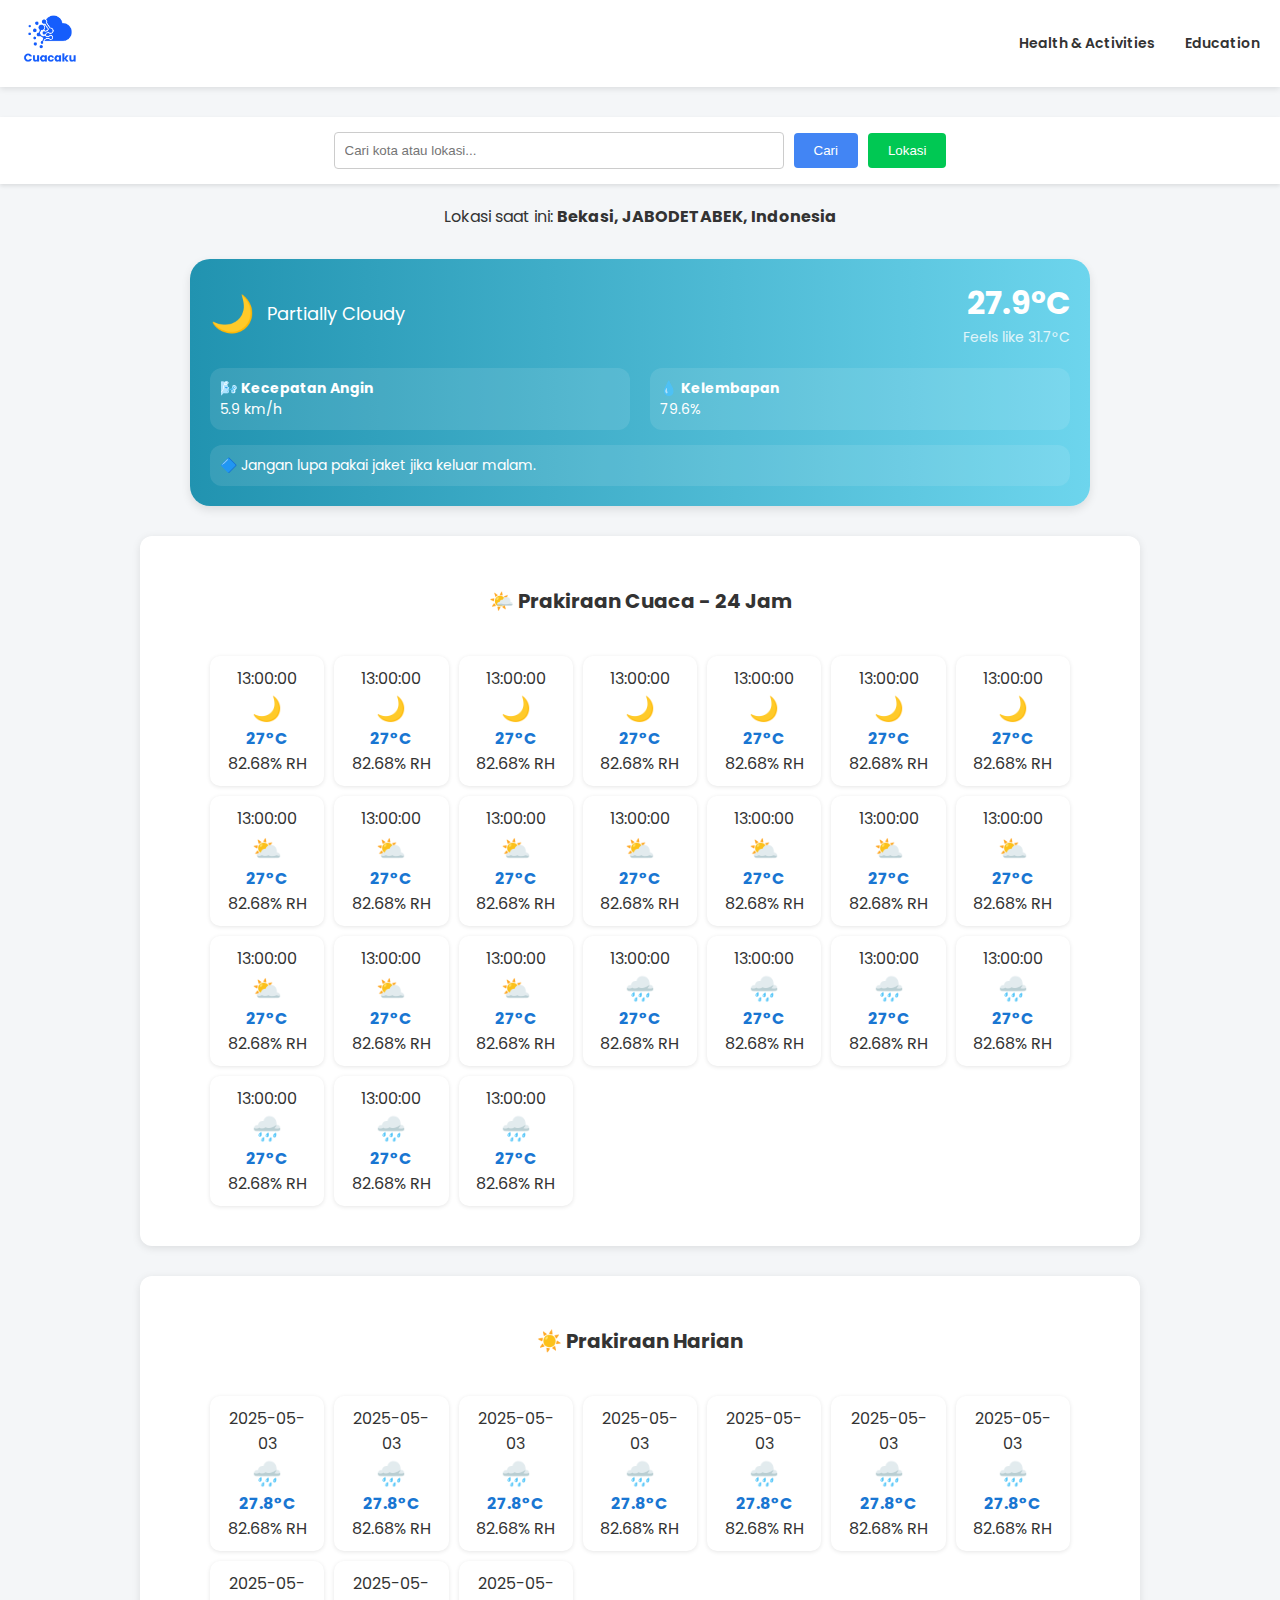
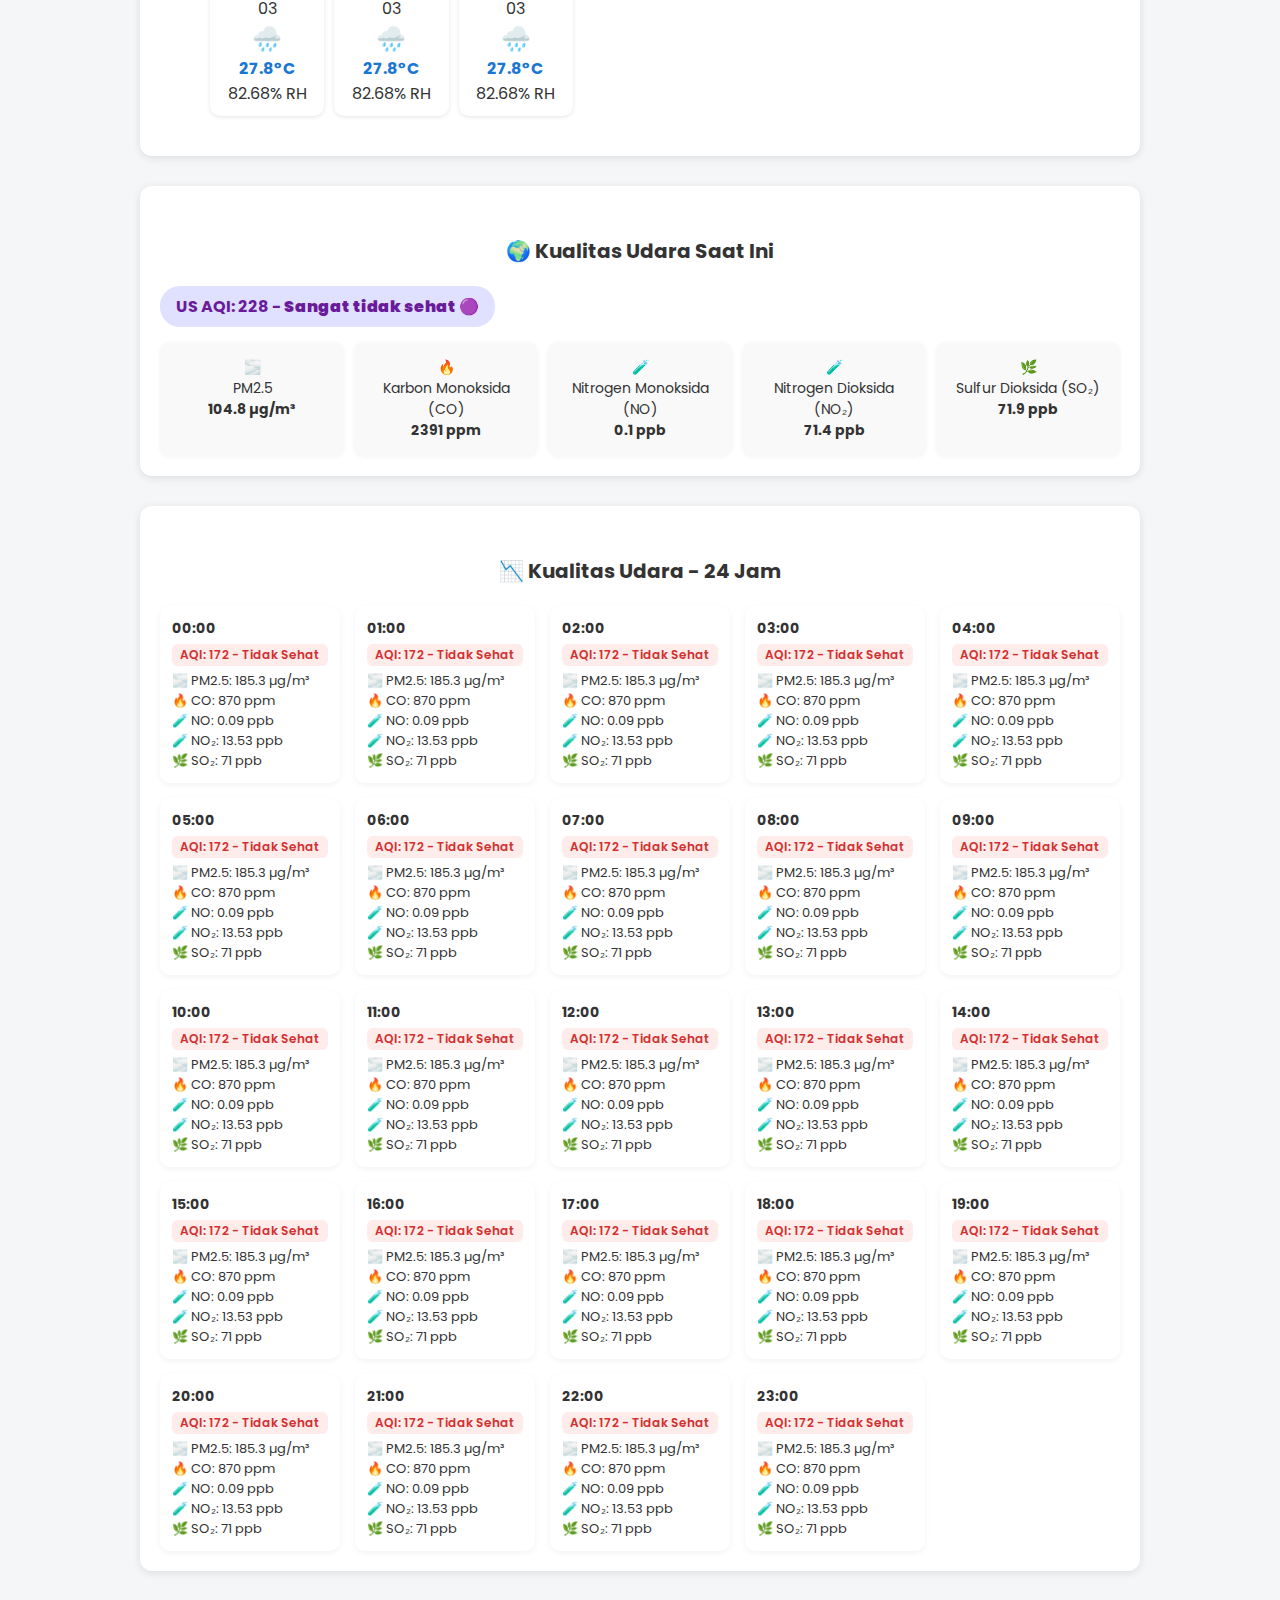
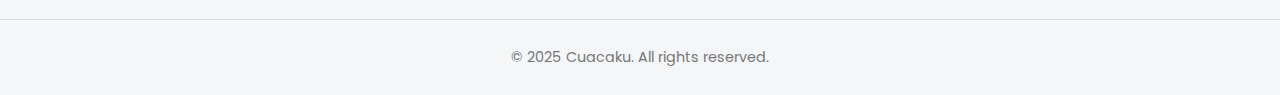
<file: index.html>
<!DOCTYPE html>
<html lang="id">
<head>
  <meta charset="UTF-8">
  <meta name="viewport" content="width=device-width, initial-scale=1.0">
  <title>Cuacaku - Perkiraan Cuaca dan Udara</title>
  <link href="https://fonts.googleapis.com/css2?family=Poppins:wght@400;600&display=swap" rel="stylesheet">
  <link rel="stylesheet" href="css/style.css">
  <link rel="stylesheet" href="css/main.css">
</head>
<body>
  <nav class="navbar">
    <div class="navbar-left">
      <a href="./index.html" class="navbar-logo">
        <img src="./assets/logo.png" alt="Cuacaku" />
      </a>
    </div>
    <div class="navbar-toggle" id="navbar-toggle">&#9776;</div>
    <div class="navbar-right" id="navbar-menu">
      <a href="./recommendation.html">Health & Activities</a>
      <a href="./education.html">Education</a>
    </div>
  </nav>

  <div class="search-container">
    <input type="text" placeholder="Cari kota atau lokasi...">
    <button class="search-btn">Cari</button>
    <button class="location-btn">Lokasi</button>
  </div>

  <div class="location-text">
    Lokasi saat ini: <strong>Bekasi, JABODETABEK, Indonesia</strong>
  </div>

  <div class="weather-card">
    <div class="weather-main">
      <div class="weather-left">
        <div class="weather-icon">🌙</div>
        <div class="weather-desc">Partially Cloudy</div>
      </div>
      <div class="weather-temp">
        <div class="temp-value">27.9°C</div>
        <div class="temp-feels">Feels like 31.7°C</div>
      </div>
    </div>
    <div class="weather-details">
      <div class="detail-box">
        🌬️ <strong>Kecepatan Angin</strong><br>
        5.9 km/h
      </div>
      <div class="detail-box">
        💧 <strong>Kelembapan</strong><br>
        79.6%
      </div>
    </div>
    <div class="weather-note">
      🔷 Jangan lupa pakai jaket jika keluar malam.
    </div>
  </div>

  <div class="section-box">
    <h2 class="forecast-title">🌤️ Prakiraan Cuaca - 24 Jam</h2>
    <div class="forecast-grid" id="forecastGrid"></div>      
  </div>

  <div class="section-box">
    <h2 class="forecast-title">☀️ Prakiraan Harian</h2>
    <div class="forecast-grid" id="dailyForecastGrid"></div>
  </div>

  <div class="section-box">
    <h2 class="forecast-title">🌍 Kualitas Udara Saat Ini</h2>
    <div class="air-quality-summary">
      <span class="aqi-badge">US AQI: 228 - <strong>Sangat tidak sehat</strong> 🟣</span>
    </div>
    <div class="air-quality-grid">
      <div class="pollutant-box">🌫️<br>PM2.5<br><strong>104.8 µg/m³</strong></div>
      <div class="pollutant-box">🔥<br>Karbon Monoksida (CO)<br><strong>2391 ppm</strong></div>
      <div class="pollutant-box">🧪<br>Nitrogen Monoksida (NO)<br><strong>0.1 ppb</strong></div>
      <div class="pollutant-box">🧪<br>Nitrogen Dioksida (NO₂)<br><strong>71.4 ppb</strong></div>
      <div class="pollutant-box">🌿<br>Sulfur Dioksida (SO₂)<br><strong>71.9 ppb</strong></div>
    </div>
  </div>

  <div class="section-box">
    <h2 class="forecast-title">📉 Kualitas Udara - 24 Jam</h2>
    <div class="air-hourly-grid" id="airHourlyGrid"></div>
  </div>

  <footer class="simple-footer">
    <p>&copy; 2025 Cuacaku. All rights reserved.</p>
  </footer>
  <script src="js/script.js"></script>
</body>
</html>
</file>
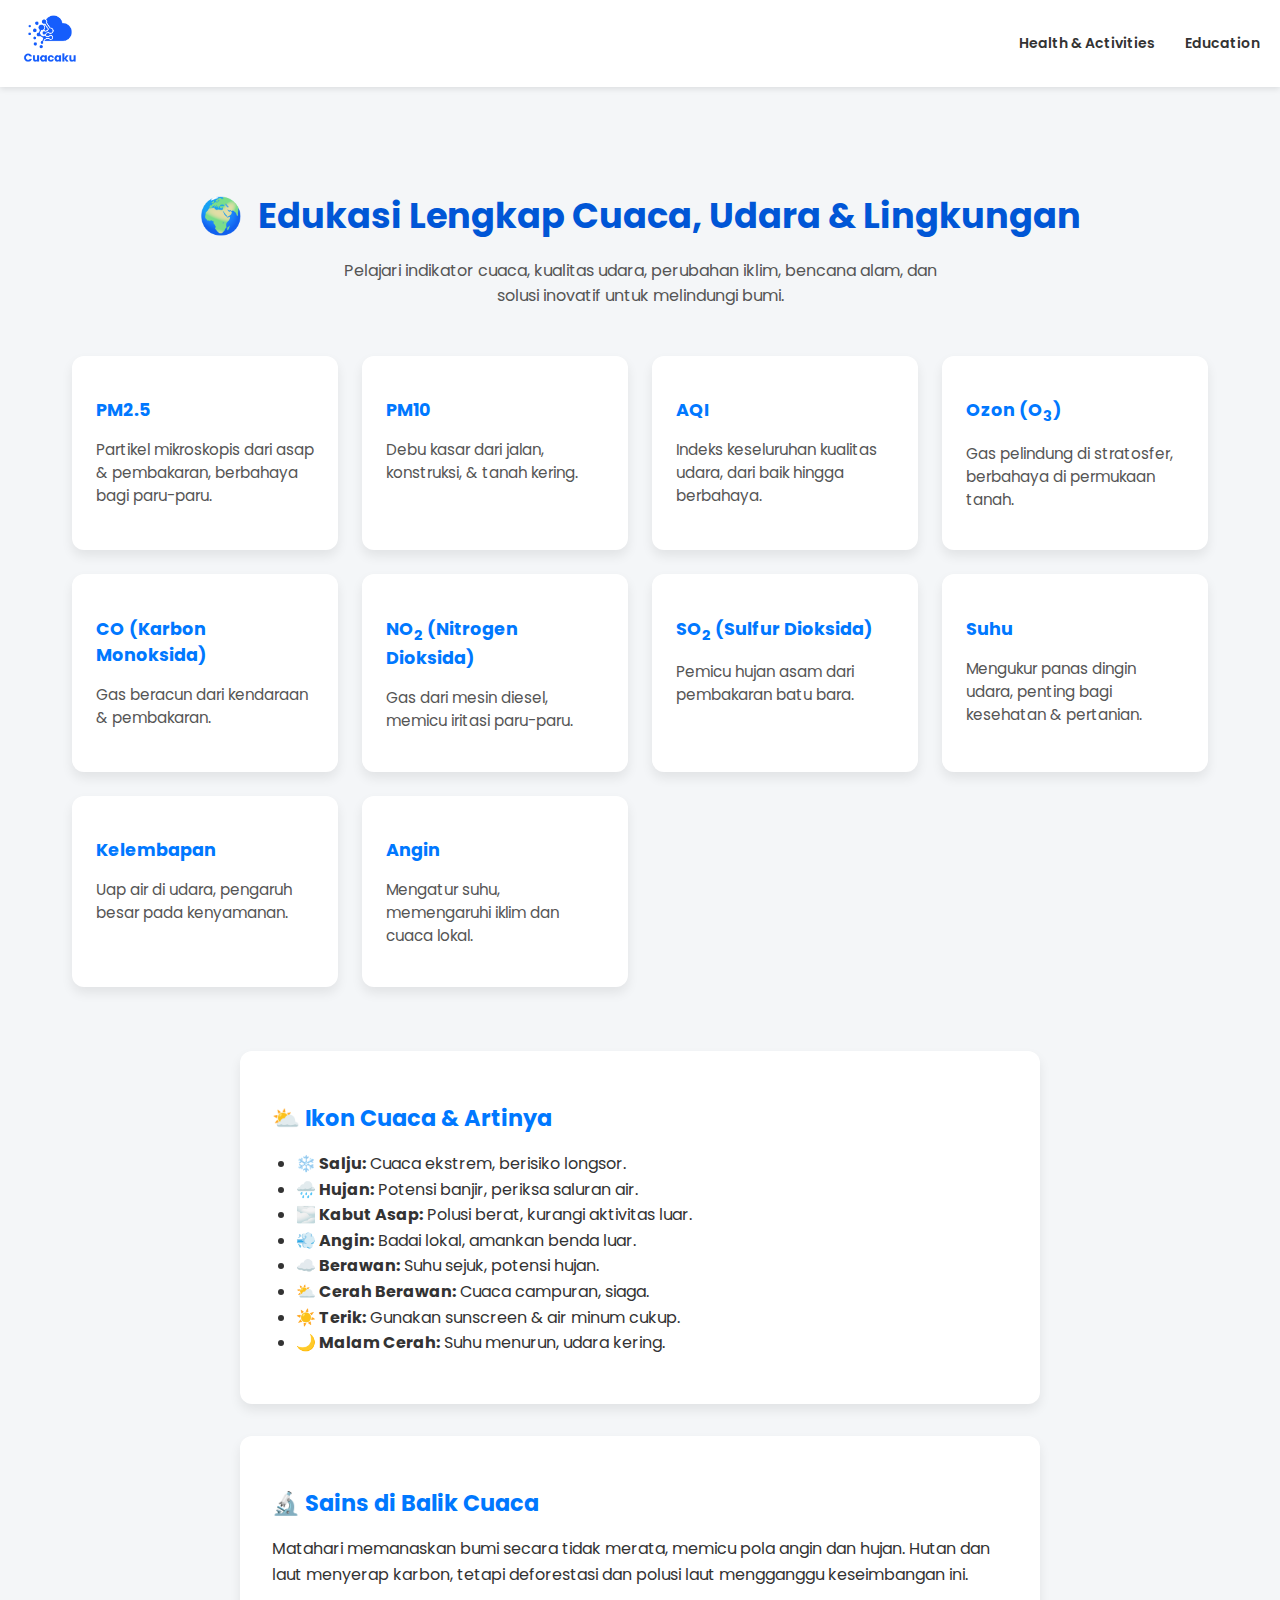
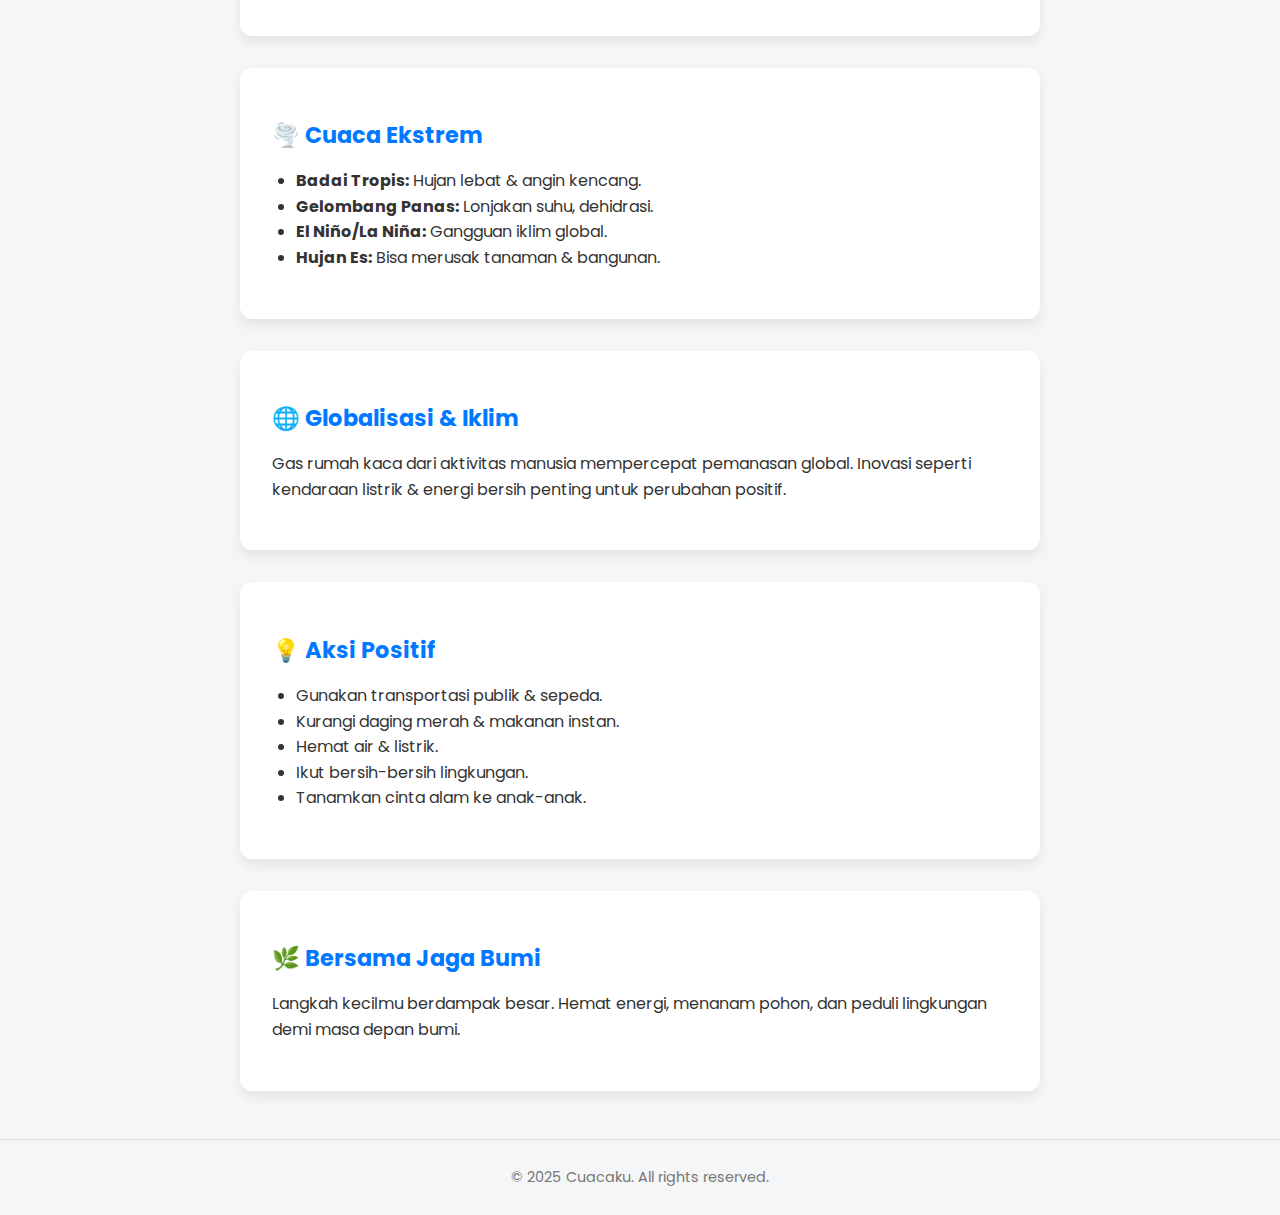
<file: education.html>
<!DOCTYPE html>
<html lang="id">
<head>
  <meta charset="UTF-8" />
  <meta name="viewport" content="width=device-width, initial-scale=1.0"/>
  <title>Cuacaku - Edukasi Cuaca & Udara</title>
  <link href="https://fonts.googleapis.com/css2?family=Poppins:wght@400;600&display=swap" rel="stylesheet" />
  <link rel="stylesheet" href="css/style.css" />
  <link rel="stylesheet" href="css/education.css" />
</head>
<body>
  <nav class="navbar">
    <div class="navbar-left">
      <a href="./main.html" class="navbar-logo">
        <img src="./assets/logo.png" alt="Cuacaku Logo" />
      </a>
    </div>
    <div class="navbar-toggle" id="navbar-toggle">&#9776;</div>
    <div class="navbar-right" id="navbar-menu">
      <a href="./recommendation.html">Health & Activities</a>
      <a href="./education.html" class="active">Education</a>
    </div>
  </nav>

  <header class="header">
    <h1><span class="emoji">🌍</span> Edukasi Lengkap Cuaca, Udara & Lingkungan</h1>
    <p>Pelajari indikator cuaca, kualitas udara, perubahan iklim, bencana alam, dan solusi inovatif untuk melindungi bumi.</p>
  </header>

  <main>
    <section class="grid-container">
      <!-- Card list -->
      <div class="card"><h3>PM2.5</h3><p>Partikel mikroskopis dari asap & pembakaran, berbahaya bagi paru-paru.</p></div>
      <div class="card"><h3>PM10</h3><p>Debu kasar dari jalan, konstruksi, & tanah kering.</p></div>
      <div class="card"><h3>AQI</h3><p>Indeks keseluruhan kualitas udara, dari baik hingga berbahaya.</p></div>
      <div class="card"><h3>Ozon (O<sub>3</sub>)</h3><p>Gas pelindung di stratosfer, berbahaya di permukaan tanah.</p></div>
      <div class="card"><h3>CO (Karbon Monoksida)</h3><p>Gas beracun dari kendaraan & pembakaran.</p></div>
      <div class="card"><h3>NO<sub>2</sub> (Nitrogen Dioksida)</h3><p>Gas dari mesin diesel, memicu iritasi paru-paru.</p></div>
      <div class="card"><h3>SO<sub>2</sub> (Sulfur Dioksida)</h3><p>Pemicu hujan asam dari pembakaran batu bara.</p></div>
      <div class="card"><h3>Suhu</h3><p>Mengukur panas dingin udara, penting bagi kesehatan & pertanian.</p></div>
      <div class="card"><h3>Kelembapan</h3><p>Uap air di udara, pengaruh besar pada kenyamanan.</p></div>
      <div class="card"><h3>Angin</h3><p>Mengatur suhu, memengaruhi iklim dan cuaca lokal.</p></div>
    </section>

    <!-- Informational sections -->
    <section class="info-section">
      <h2>⛅ Ikon Cuaca & Artinya</h2>
      <ul class="bullet">
        <li><b>❄️ Salju:</b> Cuaca ekstrem, berisiko longsor.</li>
        <li><b>🌧️ Hujan:</b> Potensi banjir, periksa saluran air.</li>
        <li><b>🌫️ Kabut Asap:</b> Polusi berat, kurangi aktivitas luar.</li>
        <li><b>💨 Angin:</b> Badai lokal, amankan benda luar.</li>
        <li><b>☁️ Berawan:</b> Suhu sejuk, potensi hujan.</li>
        <li><b>⛅ Cerah Berawan:</b> Cuaca campuran, siaga.</li>
        <li><b>☀️ Terik:</b> Gunakan sunscreen & air minum cukup.</li>
        <li><b>🌙 Malam Cerah:</b> Suhu menurun, udara kering.</li>
      </ul>
    </section>

    <section class="info-section">
      <h2>🔬 Sains di Balik Cuaca</h2>
      <p>Matahari memanaskan bumi secara tidak merata, memicu pola angin dan hujan. Hutan dan laut menyerap karbon, tetapi deforestasi dan polusi laut mengganggu keseimbangan ini.</p>
    </section>

    <section class="info-section">
      <h2>🌪️ Cuaca Ekstrem</h2>
      <ul class="bullet">
        <li><b>Badai Tropis:</b> Hujan lebat & angin kencang.</li>
        <li><b>Gelombang Panas:</b> Lonjakan suhu, dehidrasi.</li>
        <li><b>El Niño/La Niña:</b> Gangguan iklim global.</li>
        <li><b>Hujan Es:</b> Bisa merusak tanaman & bangunan.</li>
      </ul>
    </section>

    <section class="info-section">
      <h2>🌐 Globalisasi & Iklim</h2>
      <p>Gas rumah kaca dari aktivitas manusia mempercepat pemanasan global. Inovasi seperti kendaraan listrik & energi bersih penting untuk perubahan positif.</p>
    </section>

    <section class="info-section">
      <h2>💡 Aksi Positif</h2>
      <ul class="bullet">
        <li>Gunakan transportasi publik & sepeda.</li>
        <li>Kurangi daging merah & makanan instan.</li>
        <li>Hemat air & listrik.</li>
        <li>Ikut bersih-bersih lingkungan.</li>
        <li>Tanamkan cinta alam ke anak-anak.</li>
      </ul>
    </section>

    <section class="info-section">
      <h2>🌿 Bersama Jaga Bumi</h2>
      <p>Langkah kecilmu berdampak besar. Hemat energi, menanam pohon, dan peduli lingkungan demi masa depan bumi.</p>
    </section>

    <footer class="simple-footer">
      <p>&copy; 2025 Cuacaku. All rights reserved.</p>
    </footer>
    
  </main>
  <script src="js/script.js"></script>
</body>
</html>
</file>
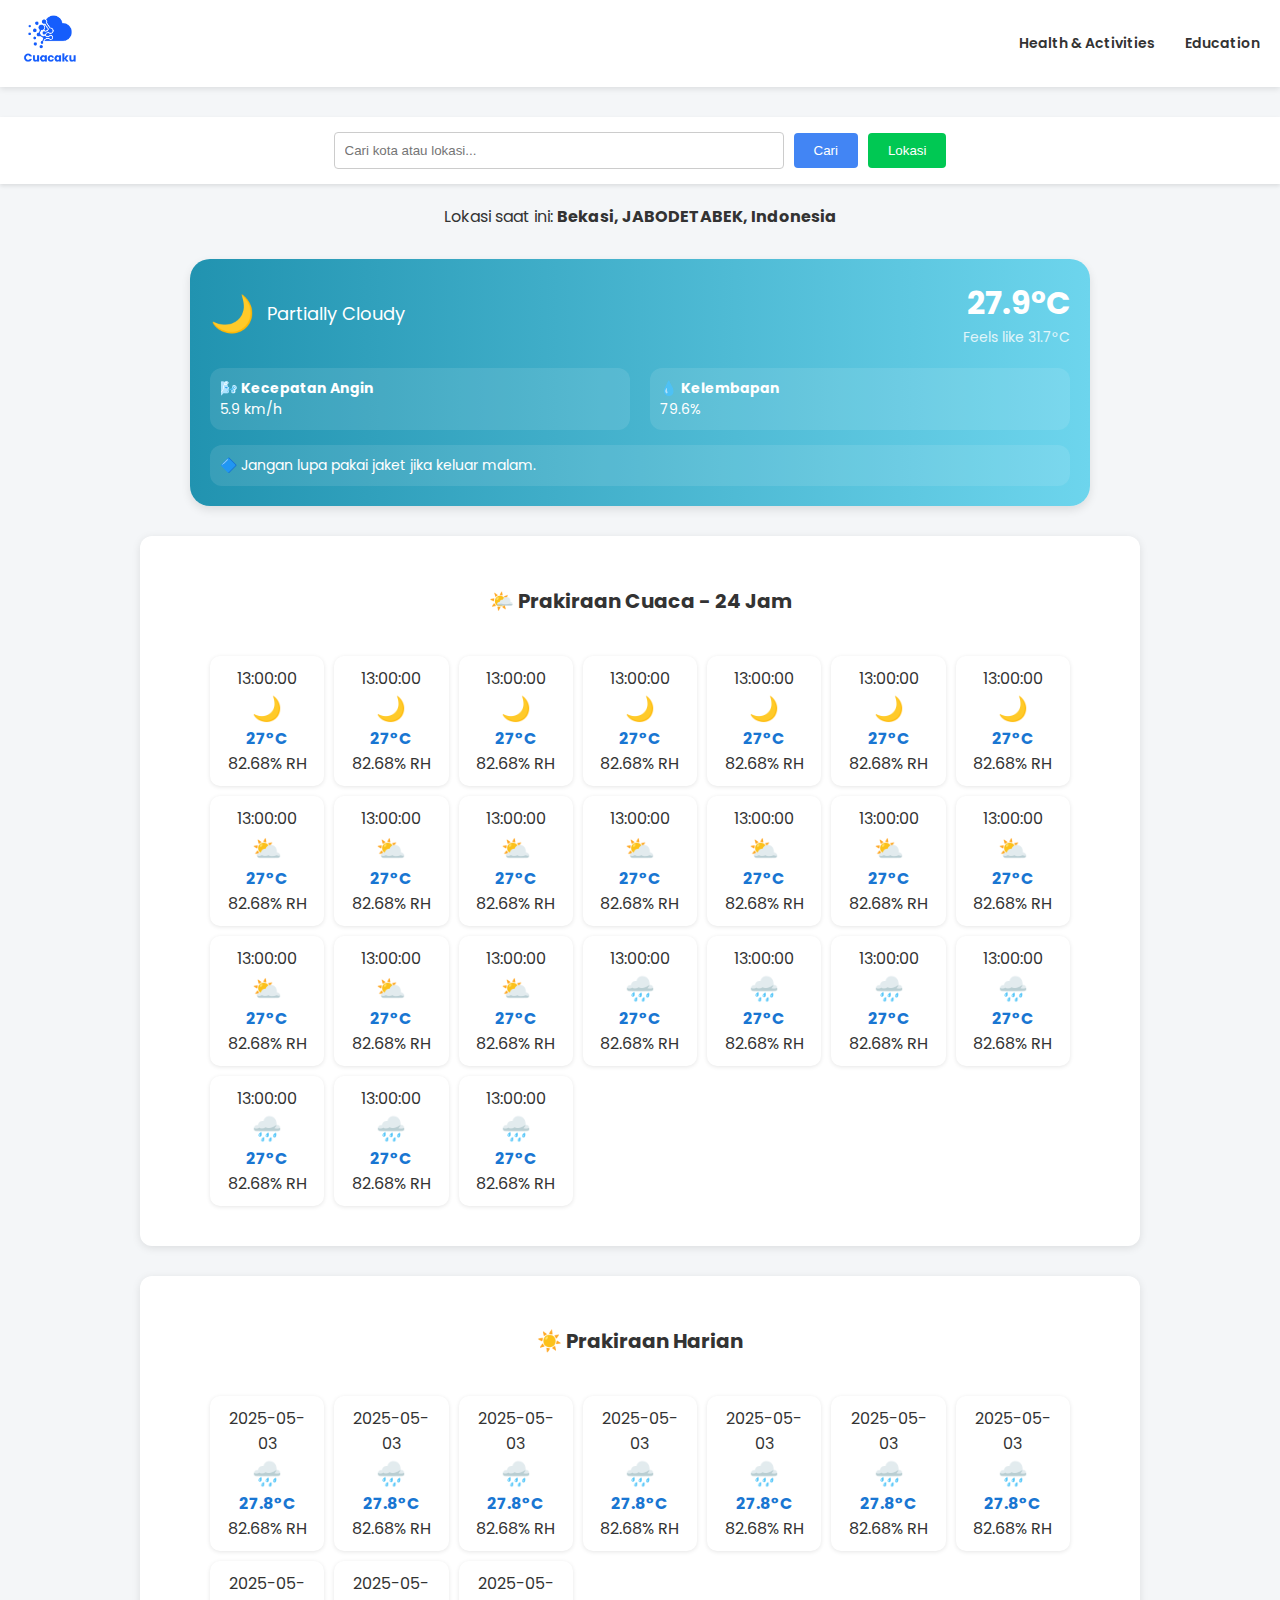
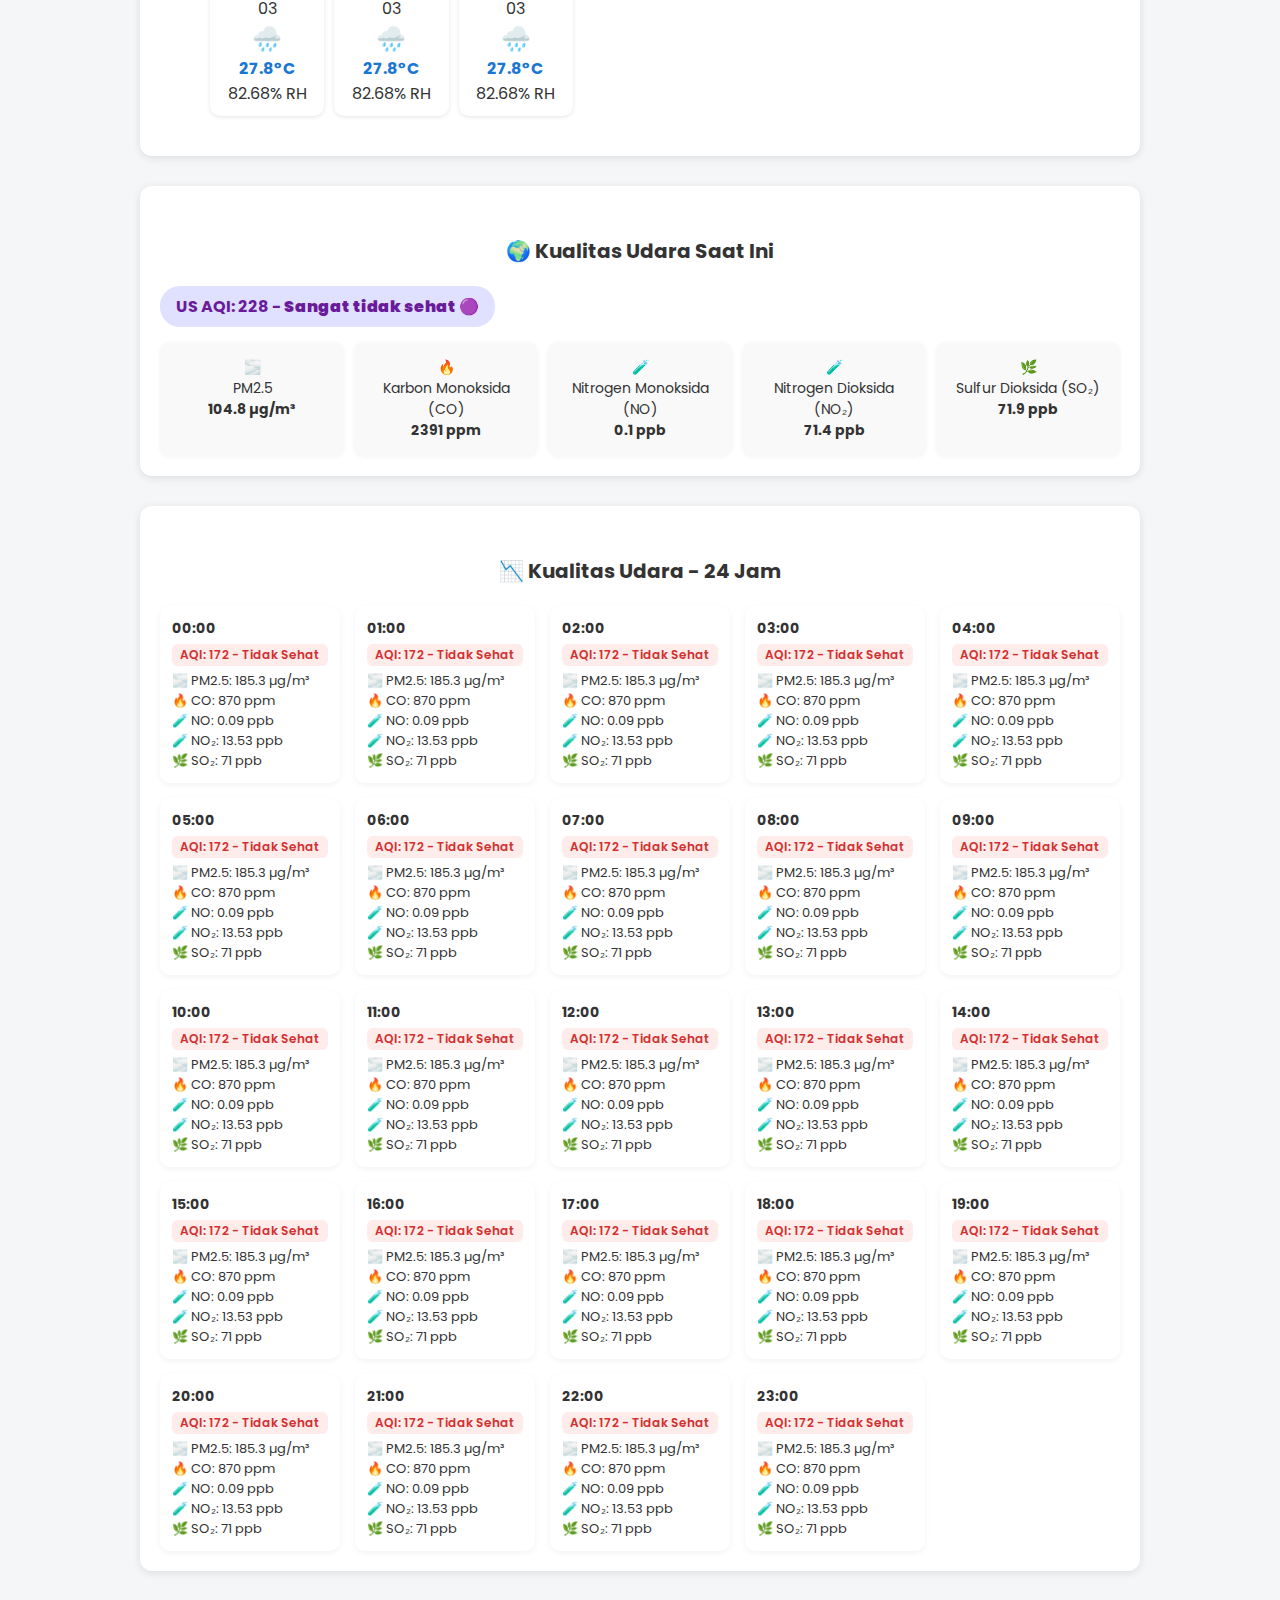
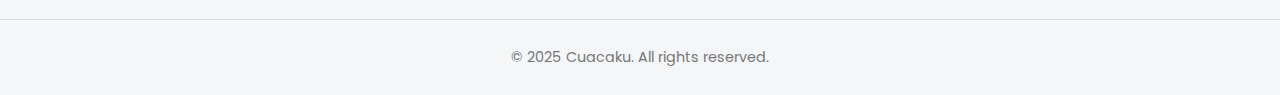
<file: main.html>
<!DOCTYPE html>
<html lang="id">
<head>
  <meta charset="UTF-8">
  <meta name="viewport" content="width=device-width, initial-scale=1.0">
  <title>Cuacaku - Perkiraan Cuaca dan Udara</title>
  <link href="https://fonts.googleapis.com/css2?family=Poppins:wght@400;600&display=swap" rel="stylesheet">
  <link rel="stylesheet" href="css/style.css">
  <link rel="stylesheet" href="css/main.css">
</head>
<body>
  <nav class="navbar">
    <div class="navbar-left">
      <a href="./main.html" class="navbar-logo">
        <img src="./assets/logo.png" alt="Cuacaku" />
      </a>
    </div>
    <div class="navbar-toggle" id="navbar-toggle">&#9776;</div>
    <div class="navbar-right" id="navbar-menu">
      <a href="./recommendation.html">Health & Activities</a>
      <a href="./education.html">Education</a>
    </div>
  </nav>

  <div class="search-container">
    <input type="text" placeholder="Cari kota atau lokasi...">
    <button class="search-btn">Cari</button>
    <button class="location-btn">Lokasi</button>
  </div>

  <div class="location-text">
    Lokasi saat ini: <strong>Bekasi, JABODETABEK, Indonesia</strong>
  </div>

  <div class="weather-card">
    <div class="weather-main">
      <div class="weather-left">
        <div class="weather-icon">🌙</div>
        <div class="weather-desc">Partially Cloudy</div>
      </div>
      <div class="weather-temp">
        <div class="temp-value">27.9°C</div>
        <div class="temp-feels">Feels like 31.7°C</div>
      </div>
    </div>
    <div class="weather-details">
      <div class="detail-box">
        🌬️ <strong>Kecepatan Angin</strong><br>
        5.9 km/h
      </div>
      <div class="detail-box">
        💧 <strong>Kelembapan</strong><br>
        79.6%
      </div>
    </div>
    <div class="weather-note">
      🔷 Jangan lupa pakai jaket jika keluar malam.
    </div>
  </div>

  <div class="section-box">
    <h2 class="forecast-title">🌤️ Prakiraan Cuaca - 24 Jam</h2>
    <div class="forecast-grid" id="forecastGrid"></div>      
  </div>

  <div class="section-box">
    <h2 class="forecast-title">☀️ Prakiraan Harian</h2>
    <div class="forecast-grid" id="dailyForecastGrid"></div>
  </div>

  <div class="section-box">
    <h2 class="forecast-title">🌍 Kualitas Udara Saat Ini</h2>
    <div class="air-quality-summary">
      <span class="aqi-badge">US AQI: 228 - <strong>Sangat tidak sehat</strong> 🟣</span>
    </div>
    <div class="air-quality-grid">
      <div class="pollutant-box">🌫️<br>PM2.5<br><strong>104.8 µg/m³</strong></div>
      <div class="pollutant-box">🔥<br>Karbon Monoksida (CO)<br><strong>2391 ppm</strong></div>
      <div class="pollutant-box">🧪<br>Nitrogen Monoksida (NO)<br><strong>0.1 ppb</strong></div>
      <div class="pollutant-box">🧪<br>Nitrogen Dioksida (NO₂)<br><strong>71.4 ppb</strong></div>
      <div class="pollutant-box">🌿<br>Sulfur Dioksida (SO₂)<br><strong>71.9 ppb</strong></div>
    </div>
  </div>

  <div class="section-box">
    <h2 class="forecast-title">📉 Kualitas Udara - 24 Jam</h2>
    <div class="air-hourly-grid" id="airHourlyGrid"></div>
  </div>

  <footer class="simple-footer">
    <p>&copy; 2025 Cuacaku. All rights reserved.</p>
  </footer>
  <script src="js/script.js"></script>
</body>
</html>
</file>
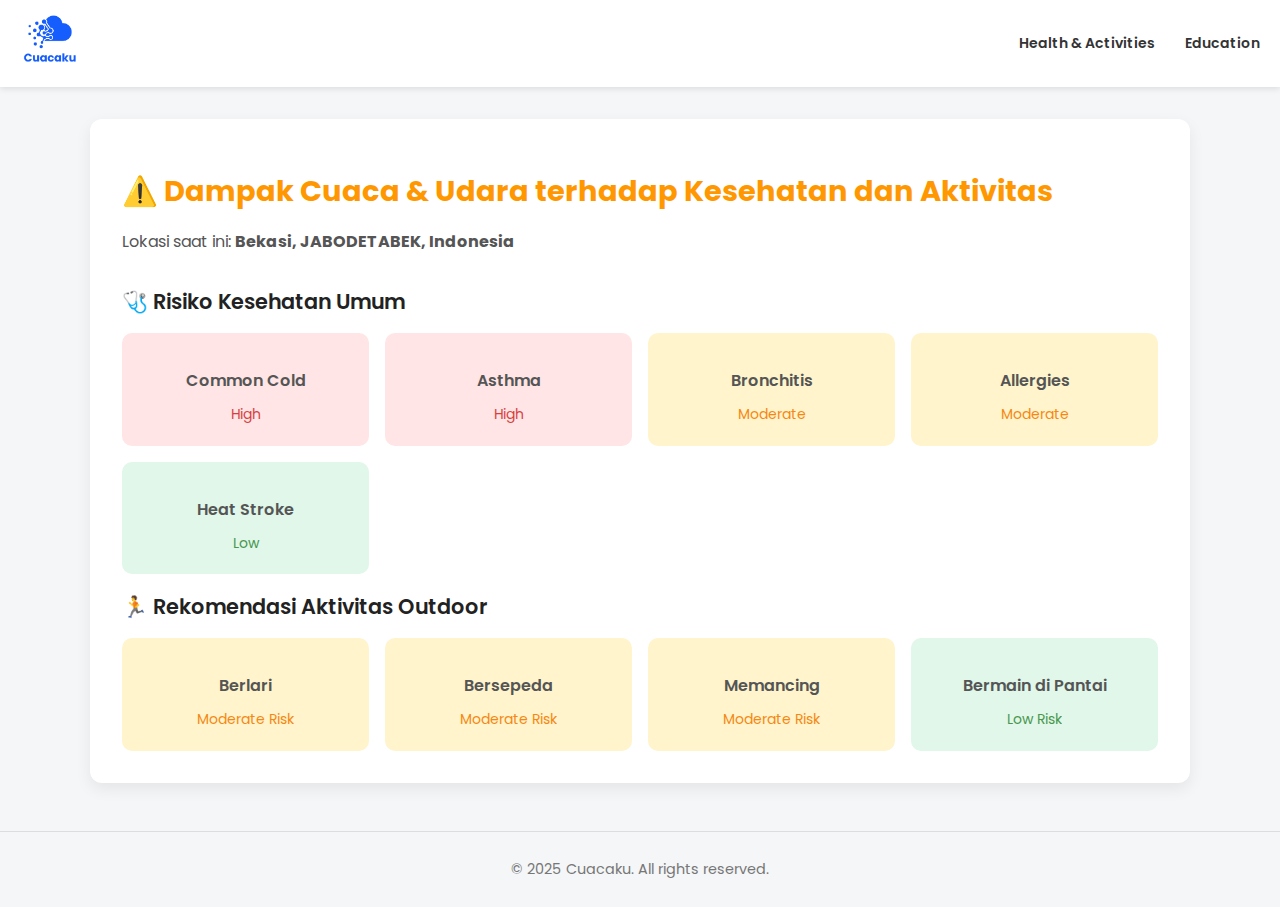
<file: recommendation.html>
<!DOCTYPE html>
<html lang="en">
<head>
  <meta charset="UTF-8">
  <meta name="viewport" content="width=device-width, initial-scale=1.0">
  <title>Cuacaku - Rekomendasi Aktivitas dan Kesehatan</title>
  <link href="https://fonts.googleapis.com/css2?family=Poppins:wght@400;600&display=swap" rel="stylesheet">
  <link rel="stylesheet" href="css/style.css">
  <link rel="stylesheet" href="css/recommendation.css">
</head>
<body>
  <nav class="navbar">
    <div class="navbar-left">
      <a href="./index.html" class="navbar-logo">
        <img src="./assets/logo.png" alt="Cuacaku" />
      </a>
    </div>
    <div class="navbar-toggle" id="navbar-toggle">&#9776;</div>
    <div class="navbar-right" id="navbar-menu">
      <a href="./recommendation.html">Health & Activities</a>
      <a href="./education.html">Education</a>
    </div>
  </nav>

  <main>
    <section class="impact-section">
      <h1>⚠️ Dampak Cuaca & Udara terhadap Kesehatan dan Aktivitas</h1>
      <p>Lokasi saat ini: <strong>Bekasi, JABODETABEK, Indonesia</strong></p>
      <div class="risk-container">
        <h2 class="section-title">🩺 Risiko Kesehatan Umum</h2>
        <div class="grid">
          <div class="card high">
            <p>Common Cold</p>
            <span>High</span>
          </div>
          <div class="card high">
            <p>Asthma</p>
            <span>High</span>
          </div>
          <div class="card moderate">
            <p>Bronchitis</p>
            <span>Moderate</span>
          </div>
          <div class="card moderate">
            <p>Allergies</p>
            <span>Moderate</span>
          </div>
          <div class="card low">
            <p>Heat Stroke</p>
            <span>Low</span>
          </div>
        </div>
      </div>

      <div class="activity-container">
        <h2 class="section-title">🏃 Rekomendasi Aktivitas Outdoor</h2>
        <div class="grid">
          <div class="card moderate">
            <p>Berlari</p>
            <span>Moderate Risk</span>
          </div>
          <div class="card moderate">
            <p>Bersepeda</p>
            <span>Moderate Risk</span>
          </div>
          <div class="card moderate">
            <p>Memancing</p>
            <span>Moderate Risk</span>
          </div>
          <div class="card low">
            <p>Bermain di Pantai</p>
            <span>Low Risk</span>
          </div>
        </div>
      </div>
    </section>
  </main>

  <footer class="simple-footer">
    <p>&copy; 2025 Cuacaku. All rights reserved.</p>
  </footer>
  <script src="js/script.js"></script>
</body>
</html>
</file>
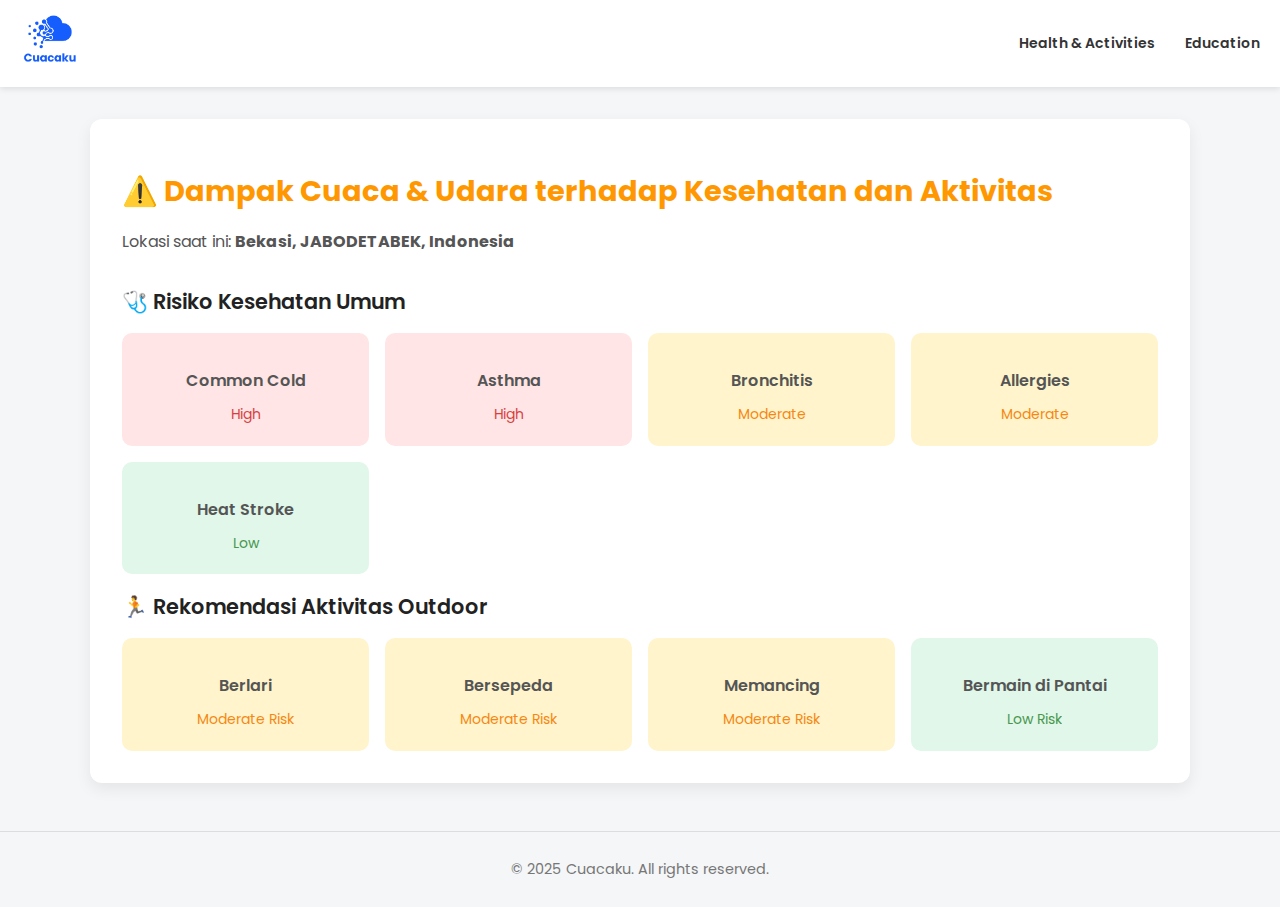
<file: Cuacaku/recommendation.html>
<!DOCTYPE html>
<html lang="en">
<head>
  <meta charset="UTF-8">
  <meta name="viewport" content="width=device-width, initial-scale=1.0">
  <title>Cuacaku - Rekomendasi Aktivitas dan Kesehatan</title>
  <link href="https://fonts.googleapis.com/css2?family=Poppins:wght@400;600&display=swap" rel="stylesheet">
  <link rel="stylesheet" href="css/style.css">
  <link rel="stylesheet" href="css/recommendation.css">
</head>
<body>
  <nav class="navbar">
    <div class="navbar-left">
      <a href="./main.html" class="navbar-logo">
        <img src="./assets/logo.png" alt="Cuacaku" />
      </a>
    </div>
    <div class="navbar-toggle" id="navbar-toggle">&#9776;</div>
    <div class="navbar-right" id="navbar-menu">
      <a href="./recommendation.html">Health & Activities</a>
      <a href="./education.html">Education</a>
    </div>
  </nav>

  <main>
    <section class="impact-section">
      <h1>⚠️ Dampak Cuaca & Udara terhadap Kesehatan dan Aktivitas</h1>
      <p>Lokasi saat ini: <strong>Bekasi, JABODETABEK, Indonesia</strong></p>
      <div class="risk-container">
        <h2 class="section-title">🩺 Risiko Kesehatan Umum</h2>
        <div class="grid">
          <div class="card high">
            <p>Common Cold</p>
            <span>High</span>
          </div>
          <div class="card high">
            <p>Asthma</p>
            <span>High</span>
          </div>
          <div class="card moderate">
            <p>Bronchitis</p>
            <span>Moderate</span>
          </div>
          <div class="card moderate">
            <p>Allergies</p>
            <span>Moderate</span>
          </div>
          <div class="card low">
            <p>Heat Stroke</p>
            <span>Low</span>
          </div>
        </div>
      </div>

      <div class="activity-container">
        <h2 class="section-title">🏃 Rekomendasi Aktivitas Outdoor</h2>
        <div class="grid">
          <div class="card moderate">
            <p>Berlari</p>
            <span>Moderate Risk</span>
          </div>
          <div class="card moderate">
            <p>Bersepeda</p>
            <span>Moderate Risk</span>
          </div>
          <div class="card moderate">
            <p>Memancing</p>
            <span>Moderate Risk</span>
          </div>
          <div class="card low">
            <p>Bermain di Pantai</p>
            <span>Low Risk</span>
          </div>
        </div>
      </div>
    </section>
  </main>

  <footer class="simple-footer">
    <p>&copy; 2025 Cuacaku. All rights reserved.</p>
  </footer>
  <script src="js/script.js"></script>
</body>
</html>
</file>
<file: css/style.css>
* {
  box-sizing: border-box;
}

body {
  font-family: 'Poppins', sans-serif;
  margin: 0;
  padding: 0;
  background: #f4f6f8;
  color: #333;
}

.navbar {
  display: flex;
  justify-content: space-between;
  align-items: center;
  background: white;
  padding: 10px 20px;
  box-shadow: 0 2px 6px rgba(0, 0, 0, 0.1);
  margin-bottom: 30px;

  position: relative;
  flex-wrap: wrap;
}

.navbar-left {
  display: flex;
  align-items: center;
}

.navbar-left img {
  height: 60px;
  margin-right: 10px;
}

.navbar-right {
  display: flex;
  gap: 30px;
}

.navbar-right a {
  text-decoration: none;
  font-weight: 600;
  color: #333;
  font-size: 14px;
  transition: color 0.3s;
}

.navbar-right a:hover {
  color: #1976d2;
}

.navbar-toggle {
  display: none;
  font-size: 24px;
  cursor: pointer;
}

@media (max-width: 768px) {
  .navbar-right {
    flex-direction: column;
    width: 100%;
    display: none;
    background: white;
    border-top: 1px solid #eee;
    margin-top: 10px;
    padding: 10px 0;
  }

  .navbar-right.show {
    display: flex;
  }

  .navbar-toggle {
    display: block;
  }
}

.simple-footer {
  text-align: center;
  padding: 0.8rem;
  color: #777;
  font-size: 0.9rem;
  margin-top: 3rem;
  border-top: 1px solid #ddd;
}
</file>
<file: css/main.css>
.search-container {
  display: flex;
  gap: 10px;
  padding: 15px;
  background: #fff;
  box-shadow: 0 2px 4px rgba(0,0,0,0.1);
  justify-content: center;
  align-items: center;
}

.search-container input {
  padding: 10px;
  width: 450px;
  border-radius: 4px;
  border: 1px solid #ccc;
}

.search-btn, .location-btn {
  padding: 10px 20px;
  border: none;
  cursor: pointer;
  border-radius: 4px;
}

.search-btn {
  background-color: #4285f4;
  color: white;
}

.location-btn {
  background-color: #00c853;
  color: white;
}

.location-text {
  text-align: center;
  margin-top: 20px;
  margin-bottom: 30px;
}

.search-container button:hover{
  background-color: rgba(139, 139, 139, 0.363);
}

.weather-info {
  max-width: 700px;
  padding: 20px;
  background: linear-gradient(to right, #3f51b5, #2196f3);
  color: white;
  border-radius: 10px;
}

.weather-header {
  display: flex;
  align-items: center;
  gap: 15px;
  font-size: 20px;
  margin-bottom: 15px;
}

.weather-details {
  display: flex;
  justify-content: space-around;
  margin-bottom: 10px;
}

.weather-card {
  max-width: 900px;     
  margin: 0 auto;       
  background: linear-gradient(to right, #2193b0, #6dd5ed);
  border-radius: 20px;
  color: white;
  padding: 20px;
  margin-bottom: 20px;
  box-shadow: 0 4px 10px rgba(0,0,0,0.1);
}

.weather-main {
  display: flex;
  justify-content: space-between;
  align-items: center;
}

.weather-left {
  display: flex;
  align-items: center;
  gap: 12px;
  font-size: 18px;
}

.weather-icon {
  font-size: 36px;
}

.weather-temp {
  text-align: right;
}

.temp-value {
  font-size: 32px;
  font-weight: bold;
}

.temp-feels {
  font-size: 14px;
  opacity: 0.8;
}

.weather-details {
  display: flex;
  justify-content: space-between;
  margin-top: 20px;
  gap: 20px;
}

.detail-box {
  flex: 1;
  background: rgba(255, 255, 255, 0.1);
  border-radius: 12px;
  padding: 10px;
  font-size: 14px;
}

.weather-note {
  background: rgba(255, 255, 255, 0.1);
  margin-top: 15px;
  padding: 10px;
  border-radius: 12px;
  font-size: 14px;
}

.detail-box p {
  margin: 0;
}

.alert-box {
  background: rgba(255, 255, 255, 0.2);
  padding: 10px;
  border-left: 4px solid yellow;
  border-radius: 5px;
}

.forecast-title {
  text-align: center;
  margin-top: 30px;
}

.forecast-grid {
  display: grid;
  grid-template-columns: repeat(auto-fill, minmax(100px, 1fr));
  gap: 10px;
  padding: 20px;
  max-width: 900px;
  margin: auto;
}

.forecast-item {
  background: white;
  border-radius: 10px;
  text-align: center;
  padding: 10px;
  box-shadow: 0 1px 4px rgba(0,0,0,0.1);
}

.forecast-item img {
  width: 30px;
  height: 30px;
}

.section-box {
  background: white;
  border-radius: 12px;
  box-shadow: 0 2px 8px rgba(0,0,0,0.1);
  padding: 20px;
  margin: 30px auto;
  max-width: 1000px;
}

.section-box h2 {
  margin-bottom: 20px;
  font-size: 20px;
  color: #333;
}

.air-quality-summary {
  margin-bottom: 15px;
}

.aqi-badge {
  background-color: #e0e0ff;
  color: #6a1b9a;
  padding: 8px 16px;
  border-radius: 20px;
  display: inline-block;
  font-weight: bold;
}

.air-quality-grid {
  display: flex;
  flex-wrap: wrap;
  gap: 10px;
}

.pollutant-box {
  flex: 1;
  min-width: 150px;
  background: #f9f9f9;
  border-radius: 10px;
  padding: 15px;
  text-align: center;
  box-shadow: 0 1px 4px rgba(0,0,0,0.05);
  font-size: 14px;
}

.air-hourly-grid {
  display: grid;
  grid-template-columns: repeat(auto-fit, minmax(150px, 1fr));
  gap: 15px;
}

.air-hourly-item {
  background: #fff;
  border-radius: 10px;
  padding: 12px;
  box-shadow: 0 2px 6px rgba(0,0,0,0.05);
  font-size: 13px;
}

.air-hourly-item h4 {
  margin: 0;
  font-weight: bold;
  font-size: 14px;
}

.aqi-chip {
  background-color: #fdecea;
  color: #d32f2f;
  font-size: 12px;
  padding: 2px 8px;
  border-radius: 6px;
  margin: 5px 0;
  display: inline-block;
  font-weight: 600;
}
</file>
<file: css/education.css>
.header {
  text-align: center;
  padding: 3rem 1rem 1rem;
}

.header h1 {
  font-size: 2.2rem;
  margin-bottom: 1rem;
  color: #0056d6;
}

.header p {
  max-width: 600px;
  margin: auto;
  color: #555;
}

.grid-container {
  display: grid;
  grid-template-columns: repeat(auto-fit, minmax(240px, 1fr));
  gap: 1.5rem;
  padding: 2rem;
  max-width: 1200px;
  margin: auto;
}

.card {
  background: white;
  border-radius: 12px;
  padding: 1.5rem;
  box-shadow: 0 6px 12px rgba(0,0,0,0.08);
  transition: all 0.3s ease;
}

.card:hover {
  transform: translateY(-6px);
  box-shadow: 0 10px 20px rgba(0,0,0,0.15);
}

.card h3 {
  color: #0078ff;
  margin-bottom: 0.5rem;
  font-size: 1.1rem;
}

.card p {
  font-size: 0.95rem;
  color: #555;
}

.info-section {
  max-width: 800px;
  margin: 2rem auto;
  padding: 2rem;
  background: white;
  border-radius: 12px;
  box-shadow: 0 6px 12px rgba(0,0,0,0.08);
}

.info-section h2 {
  font-size: 1.4rem;
  color: #0078ff;
  margin-bottom: 1rem;
}

.info-section p, .info-section li {
  font-size: 1rem;
  line-height: 1.6;
}

ul.bullet {
  padding-left: 1.5rem;
}

.emoji {
  margin-right: 0.5rem;
}

@media (max-width: 768px) {
  header h1 {
    font-size: 1.5rem;
    flex-direction: column;
    text-align: center;
  }

  header p {
    font-size: 0.95rem;
    padding: 0 1rem;
  }

  .navbar-right {
    display: none;
    flex-direction: column;
    background-color: #fff;
    position: absolute;
    top: 60px;
    right: 0;
    width: 100%;
    padding: 1rem;
    box-shadow: 0 4px 6px rgba(0, 0, 0, 0.1);
  }

  .navbar-toggle {
    display: block;
    cursor: pointer;
    font-size: 1.5rem;
    padding: 1rem;
  }

  .navbar.open .navbar-right {
    display: flex;
  }

  .grid-container {
    padding: 1rem;
    grid-template-columns: 1fr;
  }

  .card {
    padding: 1rem;
  }

  .info-section {
    padding: 1rem;
    margin: 1rem;
  }

  .info-section h2 {
    font-size: 1rem;
  }

  .info-section ul li {
    font-size: 0.9rem;
  }
}
</file>
<file: css/recommendation.css>
.impact-section {
  background: #fff;
  margin: 2rem auto;
  padding: 2rem;
  max-width: 1100px;
  border-radius: 12px;
  box-shadow: 0 6px 16px rgba(0, 0, 0, 0.07);
}

.impact-section h1 {
  color: #ff9800;
  font-size: 1.8rem;
  margin-bottom: 0.5rem;
}

.impact-section p {
  color: #555;
  font-size: 1rem;
  margin-bottom: 2rem;
}

.section-title {
  font-size: 1.3rem;
  margin-bottom: 1rem;
  font-weight: 600;
  color: #222;
}

.grid {
  display: grid;
  grid-template-columns: repeat(auto-fit, minmax(220px, 1fr));
  gap: 1rem;
}

.card {
  padding: 1.2rem;
  border-radius: 10px;
  text-align: center;
  transition: transform 0.3s ease, box-shadow 0.3s ease;
  cursor: default;
}

.card:hover {
  transform: translateY(-5px);
  box-shadow: 0 8px 20px rgba(0, 0, 0, 0.08);
}

.card p {
  margin-bottom: 0.5rem;
  font-weight: 600;
}

.card span {
  font-size: 0.875rem;
  opacity: 0.9;
}

.card.high {
  background-color: #ffe5e5;
  color: #d32f2f;
}

.card.moderate {
  background-color: #fff4cc;
  color: #f57c00;
}

.card.low {
  background-color: #e0f7ea;
  color: #388e3c;
}

@media (max-width: 768px) {
  .navbar-right {
    display: none;
    flex-direction: column;
    background: #fff;
    position: absolute;
    top: 70px;
    right: 0;
    width: 100%;
    padding: 1rem;
    border-top: 1px solid #eee;
  }

  .navbar-right.active {
    display: flex;
  }

  .navbar-toggle {
    display: block;
  }

  .impact-section {
    margin: 1rem;
    padding: 1.5rem;
  }
}
</file>
<file: Cuacaku/css/style.css>
* {
  box-sizing: border-box;
}

body {
  font-family: 'Poppins', sans-serif;
  margin: 0;
  padding: 0;
  background: #f4f6f8;
  color: #333;
}

.navbar {
  display: flex;
  justify-content: space-between;
  align-items: center;
  background: white;
  padding: 10px 20px;
  box-shadow: 0 2px 6px rgba(0, 0, 0, 0.1);
  margin-bottom: 30px;

  position: relative;
  flex-wrap: wrap;
}

.navbar-left {
  display: flex;
  align-items: center;
}

.navbar-left img {
  height: 60px;
  margin-right: 10px;
}

.navbar-right {
  display: flex;
  gap: 30px;
}

.navbar-right a {
  text-decoration: none;
  font-weight: 600;
  color: #333;
  font-size: 14px;
  transition: color 0.3s;
}

.navbar-right a:hover {
  color: #1976d2;
}

.navbar-toggle {
  display: none;
  font-size: 24px;
  cursor: pointer;
}

@media (max-width: 768px) {
  .navbar-right {
    flex-direction: column;
    width: 100%;
    display: none;
    background: white;
    border-top: 1px solid #eee;
    margin-top: 10px;
    padding: 10px 0;
  }

  .navbar-right.show {
    display: flex;
  }

  .navbar-toggle {
    display: block;
  }
}

.simple-footer {
  text-align: center;
  padding: 0.8rem;
  color: #777;
  font-size: 0.9rem;
  margin-top: 3rem;
  border-top: 1px solid #ddd;
}
</file>
<file: Cuacaku/css/recommendation.css>
.impact-section {
  background: #fff;
  margin: 2rem auto;
  padding: 2rem;
  max-width: 1100px;
  border-radius: 12px;
  box-shadow: 0 6px 16px rgba(0, 0, 0, 0.07);
}

.impact-section h1 {
  color: #ff9800;
  font-size: 1.8rem;
  margin-bottom: 0.5rem;
}

.impact-section p {
  color: #555;
  font-size: 1rem;
  margin-bottom: 2rem;
}

.section-title {
  font-size: 1.3rem;
  margin-bottom: 1rem;
  font-weight: 600;
  color: #222;
}

.grid {
  display: grid;
  grid-template-columns: repeat(auto-fit, minmax(220px, 1fr));
  gap: 1rem;
}

.card {
  padding: 1.2rem;
  border-radius: 10px;
  text-align: center;
  transition: transform 0.3s ease, box-shadow 0.3s ease;
  cursor: default;
}

.card:hover {
  transform: translateY(-5px);
  box-shadow: 0 8px 20px rgba(0, 0, 0, 0.08);
}

.card p {
  margin-bottom: 0.5rem;
  font-weight: 600;
}

.card span {
  font-size: 0.875rem;
  opacity: 0.9;
}

.card.high {
  background-color: #ffe5e5;
  color: #d32f2f;
}

.card.moderate {
  background-color: #fff4cc;
  color: #f57c00;
}

.card.low {
  background-color: #e0f7ea;
  color: #388e3c;
}

@media (max-width: 768px) {
  .navbar-right {
    display: none;
    flex-direction: column;
    background: #fff;
    position: absolute;
    top: 70px;
    right: 0;
    width: 100%;
    padding: 1rem;
    border-top: 1px solid #eee;
  }

  .navbar-right.active {
    display: flex;
  }

  .navbar-toggle {
    display: block;
  }

  .impact-section {
    margin: 1rem;
    padding: 1.5rem;
  }
}
</file>
